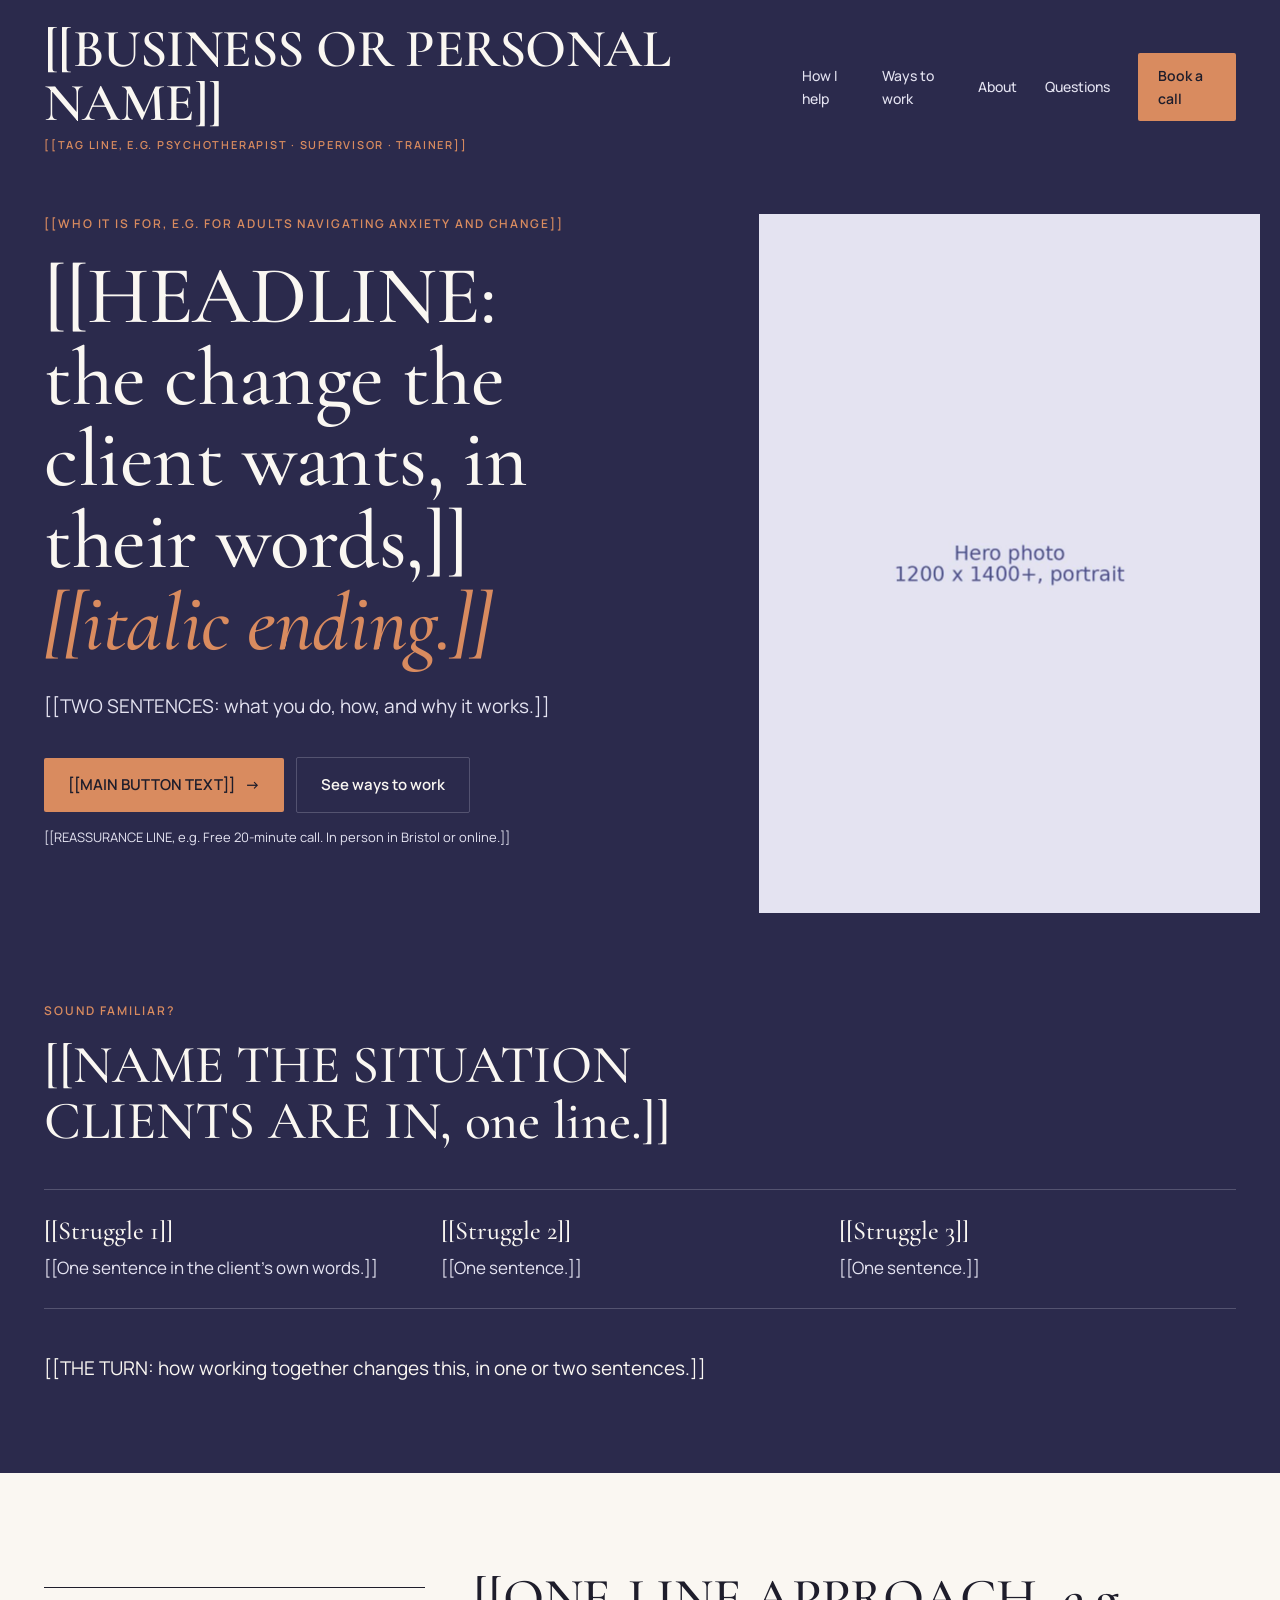
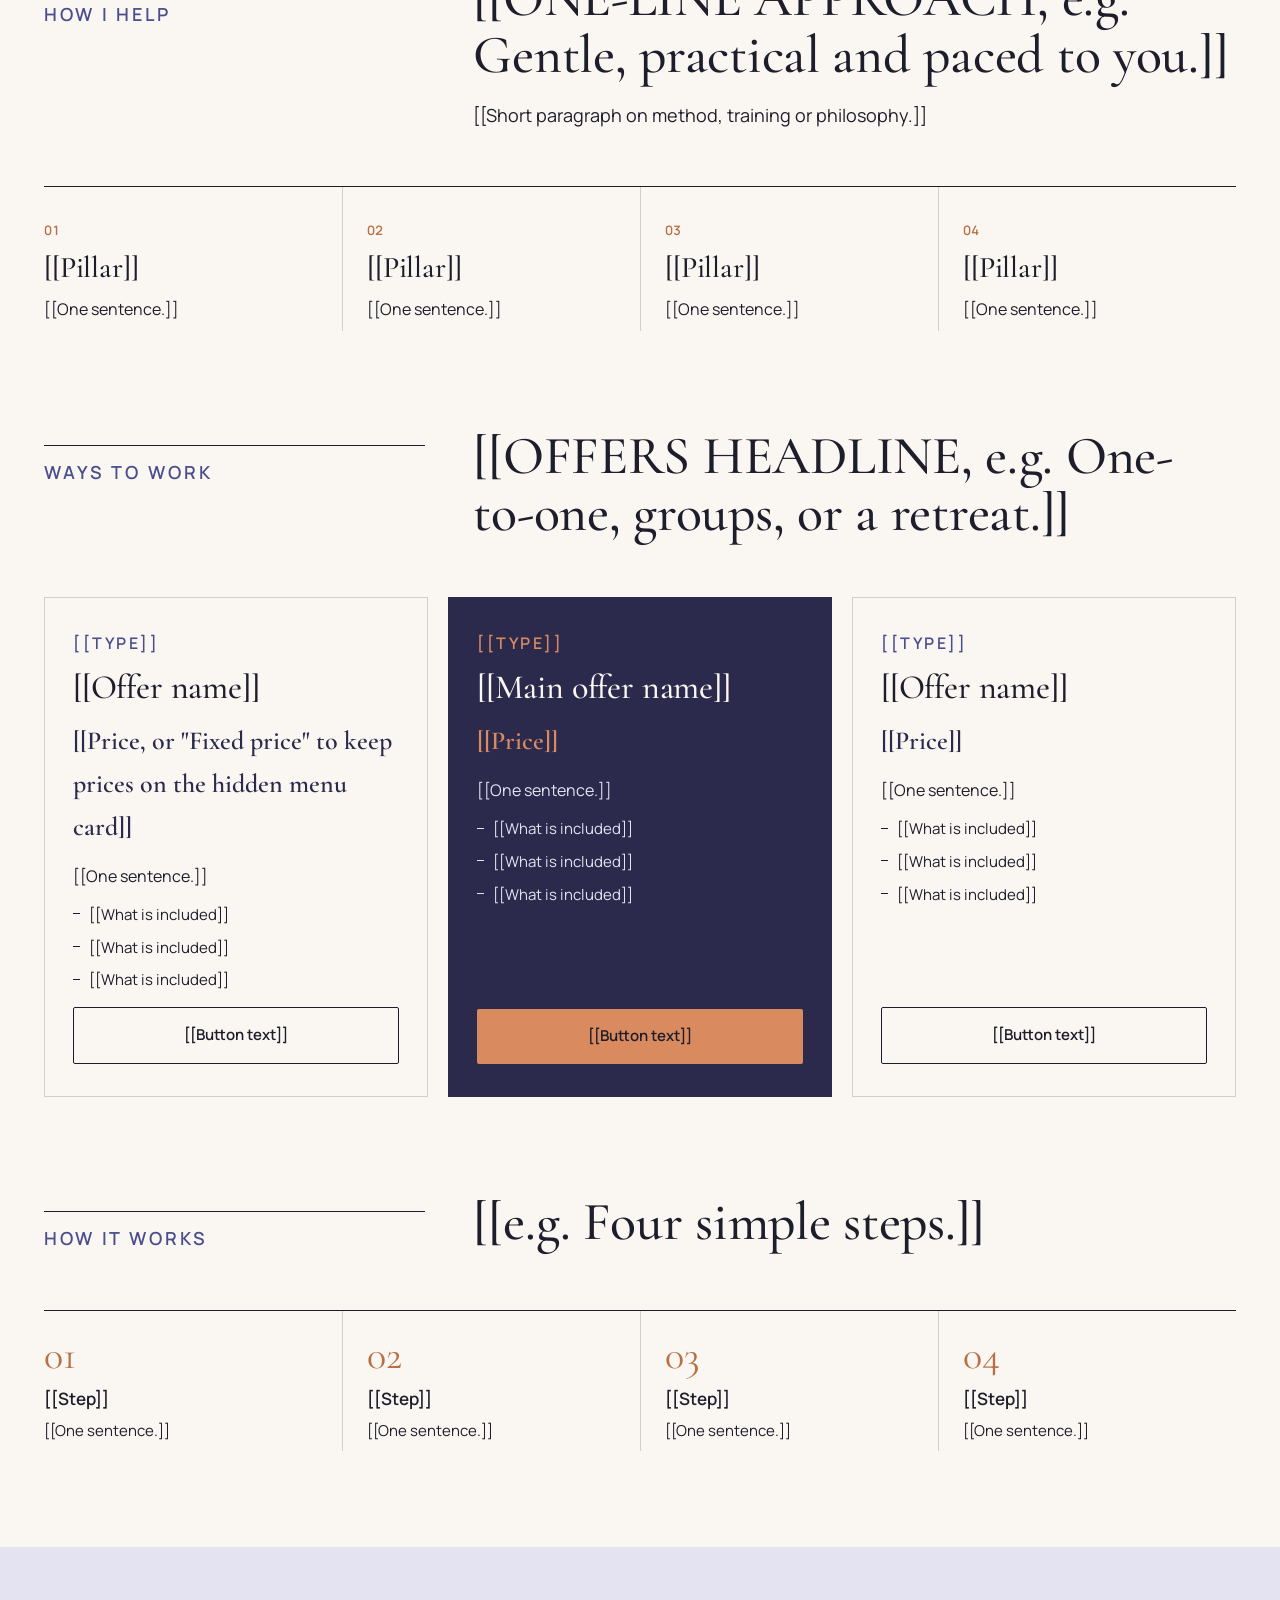
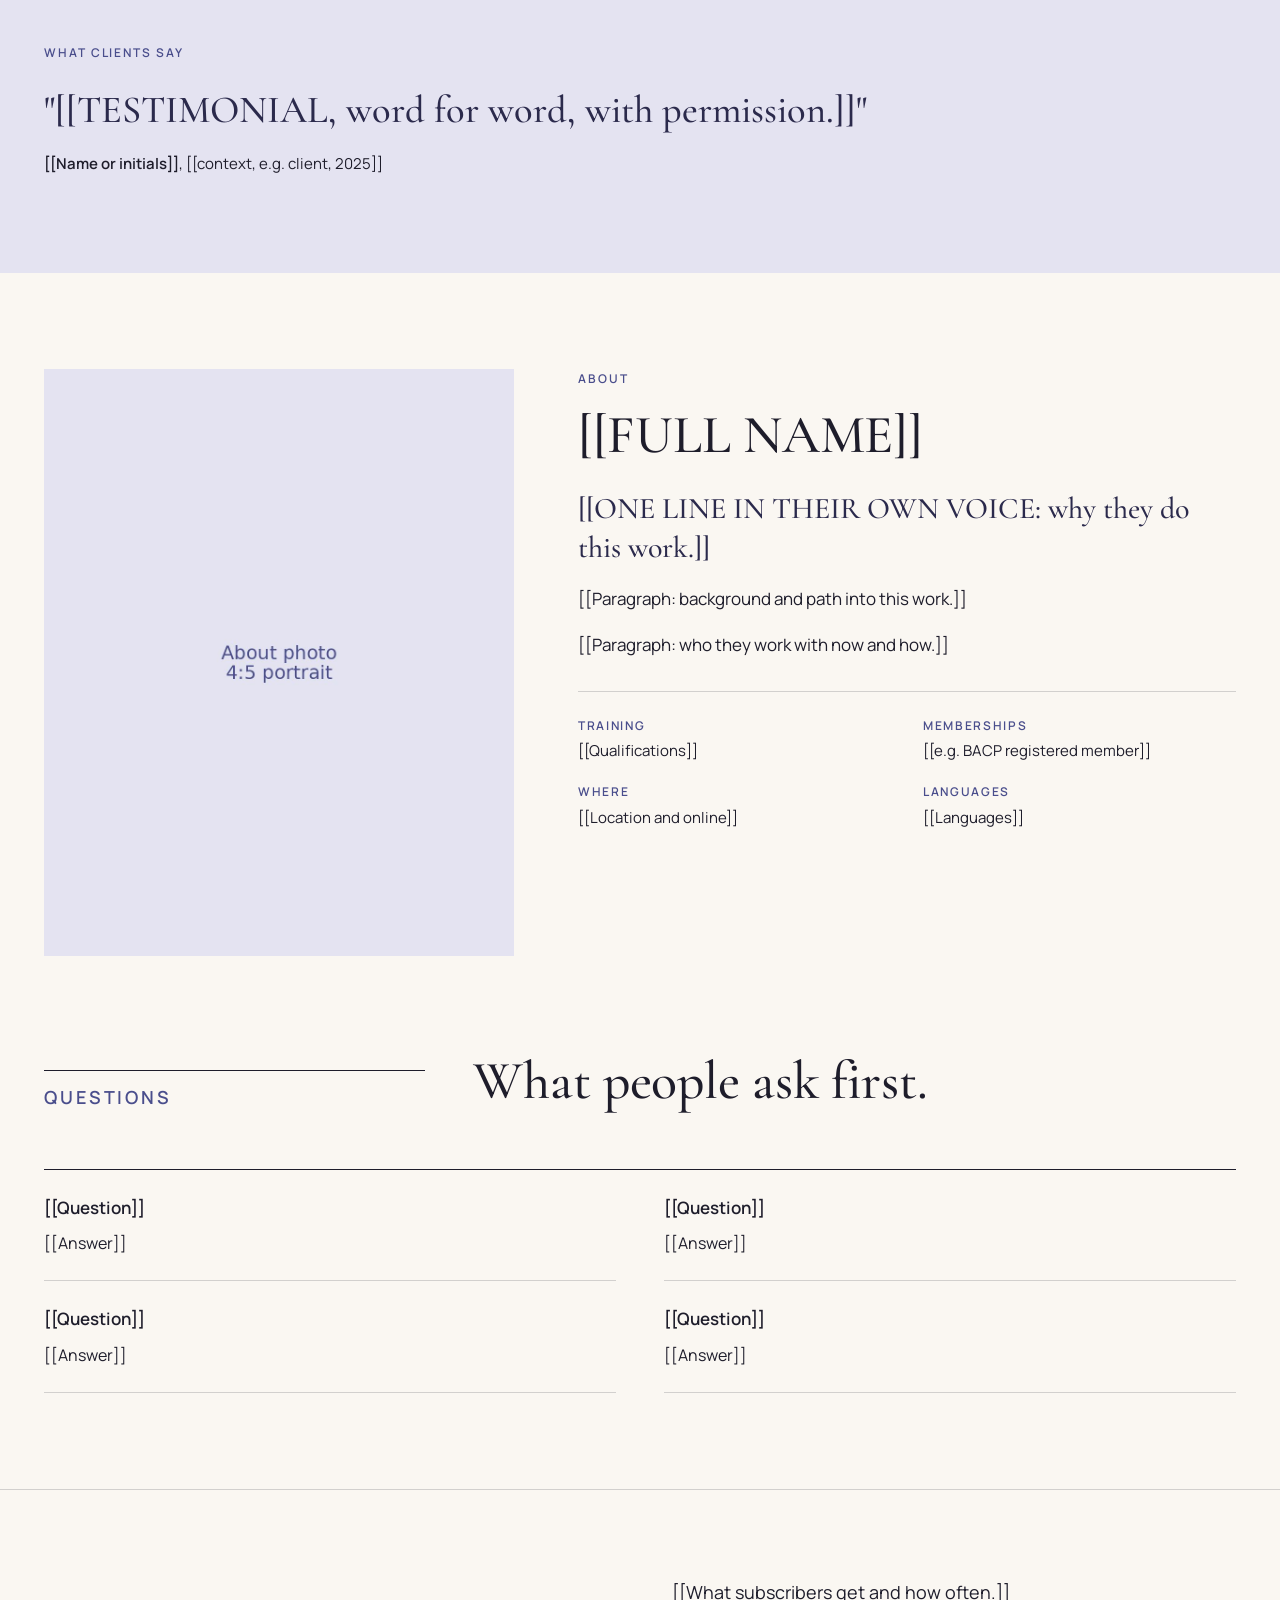
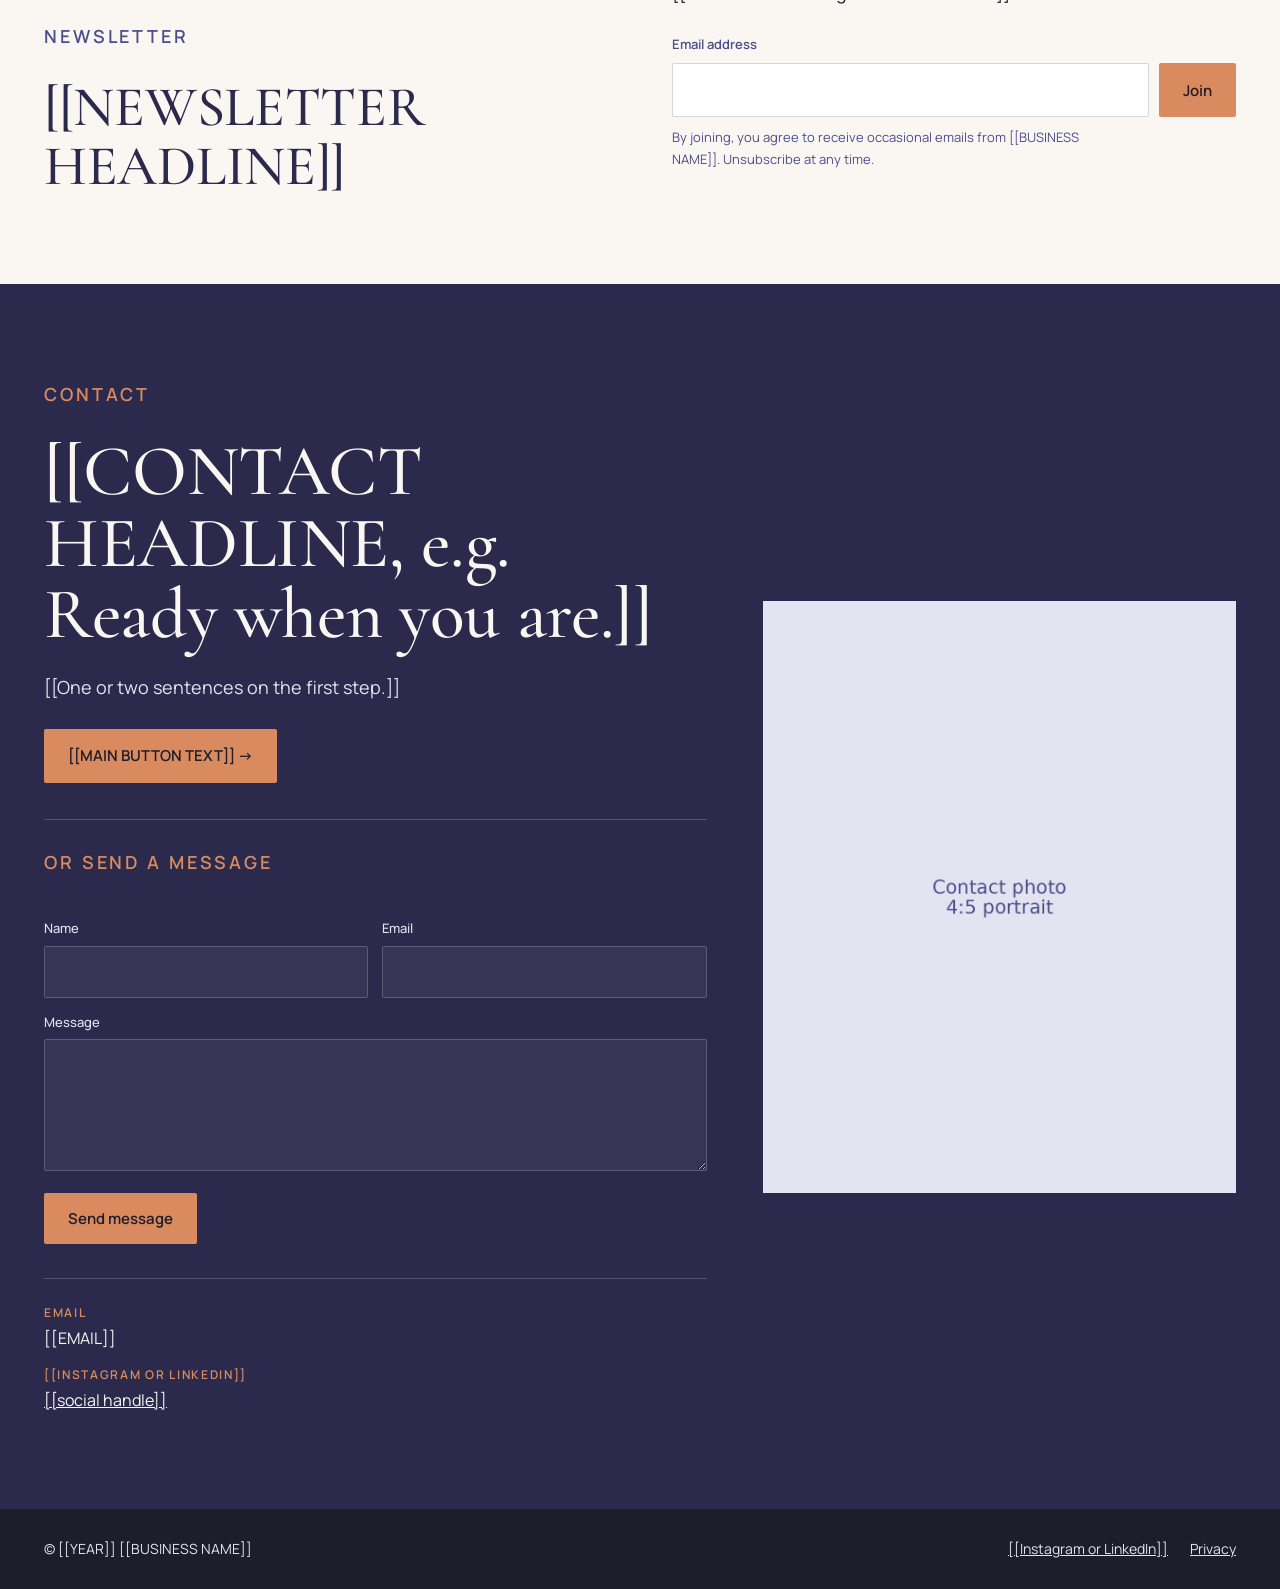
<file: index.html>
<!doctype html>
<html lang="en-GB">
<head>
<meta charset="utf-8">
<meta name="viewport" content="width=device-width, initial-scale=1, viewport-fit=cover">
<title>[[BUSINESS NAME]] · [[WHAT THEY DO, e.g. Psychotherapist in Bristol]]</title>
<meta name="description" content="[[ONE SENTENCE, UNDER 155 CHARACTERS: who it is for, what they get, where.]]">
<link rel="canonical" href="https://[[DOMAIN]]/">
<meta property="og:type" content="website">
<meta property="og:title" content="[[BUSINESS NAME]] · [[WHAT THEY DO]]">
<meta property="og:description" content="[[SHARE LINE: different wording from the description above.]]">
<meta property="og:url" content="https://[[DOMAIN]]/">
<meta property="og:image" content="https://[[DOMAIN]]/img/og.jpg">
<meta property="og:image:width" content="1200">
<meta property="og:image:height" content="630">
<meta name="twitter:card" content="summary_large_image">
<link rel="icon" href="/favicon.svg" type="image/svg+xml">
<link rel="preconnect" href="https://fonts.googleapis.com">
<link rel="preconnect" href="https://fonts.gstatic.com" crossorigin>
<link rel="stylesheet" href="https://fonts.googleapis.com/css2?family=Cormorant+Garamond:ital,wght@0,500;0,600;1,500;1,600&family=Manrope:wght@400;500;600&display=swap">
<link rel="stylesheet" href="/site.css">
<script type="application/ld+json">{"@context":"https://schema.org","@type":"ProfessionalService","name":"[[BUSINESS NAME]]","url":"https://[[DOMAIN]]/","email":"[[EMAIL]]","areaServed":"[[AREA, e.g. Bristol and online]]","description":"[[SAME AS META DESCRIPTION]]","founder":{"@type":"Person","name":"[[FULL NAME]]","jobTitle":"[[JOB TITLE]]","sameAs":["[[LINKEDIN OR INSTAGRAM URL]]"]}}</script>
<style>body{margin:0}</style>
</head>
<body>
<header>
  <div class="wrap">
    <a class="wordmark" href="/"><span class="wm-name">[[BUSINESS OR PERSONAL NAME]]</span><span class="wm-tag">[[TAG LINE, e.g. Psychotherapist · Supervisor · Trainer]]</span></a>
    <nav aria-label="Main">
      <a href="#help">How I help</a>
      <a href="#offers">Ways to work</a>
      <a href="#about">About</a>
      <a href="#faq">Questions</a>
      <a class="btn btn-primary" href="#contact">Book a call</a>
    </nav>
    <button class="menu-btn" id="menuBtn" type="button" aria-expanded="false" aria-controls="mobileNav" aria-label="Open menu"><span></span></button>
  </div>
  <div class="mobile-nav" id="mobileNav" hidden>
    <div class="wrap">
      <a href="#help">How I help</a>
      <a href="#offers">Ways to work</a>
      <a href="#about">About</a>
      <a href="#faq">Questions</a>
      <a class="btn btn-primary" href="[[BOOKING LINK]]">[[MAIN BUTTON TEXT, e.g. Book a free call]] →</a>
    </div>
  </div>
</header>

<main>
  <section class="hero">
    <div class="wrap hero-grid">
      <div class="hero-copy">
        <p class="label">[[WHO IT IS FOR, e.g. For adults navigating anxiety and change]]</p>
        <h1>[[HEADLINE: the change the client wants, in their words,]] <em>[[italic ending.]]</em></h1>
        <p class="lede">[[TWO SENTENCES: what you do, how, and why it works.]]</p>
        <div class="cta-row">
          <a class="btn btn-primary" href="[[BOOKING LINK]]">[[MAIN BUTTON TEXT]] <span aria-hidden="true">→</span></a>
          <a class="btn btn-ghost-light" href="#offers">See ways to work</a>
        </div>
        <p class="fine">[[REASSURANCE LINE, e.g. Free 20-minute call. In person in Bristol or online.]]</p>
      </div>
      <div class="hero-photo">
        <img src="/img/hero.jpg" alt="[[DESCRIBE THE PHOTO, e.g. Name smiling in her practice room]]">
      </div>
    </div>
  </section>

  <section class="pain">
    <div class="wrap">
      <p class="label">Sound familiar?</p>
      <h2>[[NAME THE SITUATION CLIENTS ARE IN, one line.]]</h2>
      <ul>
        <li><b>[[Struggle 1]]</b>[[One sentence in the client's own words.]]</li>
        <li><b>[[Struggle 2]]</b>[[One sentence.]]</li>
        <li><b>[[Struggle 3]]</b>[[One sentence.]]</li>
      </ul>
      <p class="turn">[[THE TURN: how working together changes this, in one or two sentences.]]</p>
    </div>
  </section>

  <section class="block" id="help">
    <div class="wrap">
      <div class="sec-head">
        <p class="label">How I help</p>
        <div>
          <h2>[[ONE-LINE APPROACH, e.g. Gentle, practical and paced to you.]]</h2>
          <p>[[Short paragraph on method, training or philosophy.]]</p>
        </div>
      </div>
      <div class="pillars">
        <div><span>01</span><h3>[[Pillar]]</h3><p>[[One sentence.]]</p></div>
        <div><span>02</span><h3>[[Pillar]]</h3><p>[[One sentence.]]</p></div>
        <div><span>03</span><h3>[[Pillar]]</h3><p>[[One sentence.]]</p></div>
        <div><span>04</span><h3>[[Pillar]]</h3><p>[[One sentence.]]</p></div>
      </div>
    </div>
  </section>

  <section class="block" id="offers" style="padding-top:0">
    <div class="wrap">
      <div class="sec-head">
        <p class="label">Ways to work</p>
        <h2>[[OFFERS HEADLINE, e.g. One-to-one, groups, or a retreat.]]</h2>
      </div>
      <div class="offers">
        <div class="offer">
          <p class="label">[[Type]]</p>
          <h3>[[Offer name]]</h3>
          <p class="price">[[Price, or "Fixed price" to keep prices on the hidden menu card]]</p>
          <p>[[One sentence.]]</p>
          <ul><li>[[What is included]]</li><li>[[What is included]]</li><li>[[What is included]]</li></ul>
          <a class="btn btn-ghost" href="[[BOOKING LINK]]">[[Button text]]</a>
        </div>
        <div class="offer feature">
          <p class="label">[[Type]]</p>
          <h3>[[Main offer name]]</h3>
          <p class="price">[[Price]]</p>
          <p>[[One sentence.]]</p>
          <ul><li>[[What is included]]</li><li>[[What is included]]</li><li>[[What is included]]</li></ul>
          <a class="btn btn-primary" href="[[BOOKING LINK]]">[[Button text]]</a>
        </div>
        <div class="offer">
          <p class="label">[[Type]]</p>
          <h3>[[Offer name]]</h3>
          <p class="price">[[Price]]</p>
          <p>[[One sentence.]]</p>
          <ul><li>[[What is included]]</li><li>[[What is included]]</li><li>[[What is included]]</li></ul>
          <a class="btn btn-ghost" href="[[BOOKING LINK]]">[[Button text]]</a>
        </div>
      </div>
    </div>
  </section>

  <section class="block" style="padding-top:0">
    <div class="wrap">
      <div class="sec-head">
        <p class="label">How it works</p>
        <h2>[[e.g. Four simple steps.]]</h2>
      </div>
      <ol class="steps">
        <li><b>[[Step]]</b><p>[[One sentence.]]</p></li>
        <li><b>[[Step]]</b><p>[[One sentence.]]</p></li>
        <li><b>[[Step]]</b><p>[[One sentence.]]</p></li>
        <li><b>[[Step]]</b><p>[[One sentence.]]</p></li>
      </ol>
    </div>
  </section>

  <section class="block p-quote quotes">
    <div class="wrap">
      <p class="label">What clients say</p>
      <blockquote>"[[TESTIMONIAL, word for word, with permission.]]"</blockquote>
      <span class="cite"><b>[[Name or initials]]</b>, [[context, e.g. client, 2025]]</span>
    </div>
  </section>

  <section class="block" id="about">
    <div class="wrap about-grid">
      <figure class="about-photo">
        <img src="/img/about.jpg" alt="[[DESCRIBE THE PHOTO]]">
      </figure>
      <div class="about-copy">
        <p class="label" style="color:var(--brand)">About</p>
        <h2>[[FULL NAME]]</h2>
        <p class="big">[[ONE LINE IN THEIR OWN VOICE: why they do this work.]]</p>
        <p>[[Paragraph: background and path into this work.]]</p>
        <p>[[Paragraph: who they work with now and how.]]</p>
        <dl class="facts">
          <div><dt>Training</dt><dd>[[Qualifications]]</dd></div>
          <div><dt>Memberships</dt><dd>[[e.g. BACP registered member]]</dd></div>
          <div><dt>Where</dt><dd>[[Location and online]]</dd></div>
          <div><dt>Languages</dt><dd>[[Languages]]</dd></div>
        </dl>
      </div>
    </div>
  </section>

  <section class="block" id="faq" style="padding-top:0">
    <div class="wrap">
      <div class="sec-head">
        <p class="label">Questions</p>
        <h2>What people ask first.</h2>
      </div>
      <div class="faq">
        <div><h3>[[Question]]</h3><p>[[Answer]]</p></div>
        <div><h3>[[Question]]</h3><p>[[Answer]]</p></div>
        <div><h3>[[Question]]</h3><p>[[Answer]]</p></div>
        <div><h3>[[Question]]</h3><p>[[Answer]]</p></div>
      </div>
    </div>
  </section>

  <!-- OPTIONAL NEWSLETTER: delete this whole section if the client has no mailing list. Brevo or Formspree action URL goes in action="". -->
  <section class="book" id="newsletter">
    <div class="wrap book-grid">
      <div>
        <p class="label">Newsletter</p>
        <h2>[[NEWSLETTER HEADLINE]]</h2>
      </div>
      <div>
        <p>[[What subscribers get and how often.]]</p>
        <form class="bform" id="bookForm" action="[[NEWSLETTER FORM ACTION URL]]" method="POST" novalidate>
          <label for="bf-email">Email address</label>
          <div class="brow">
            <input id="bf-email" name="EMAIL" type="email" autocomplete="email" required>
            <input type="text" name="email_address_check" value="" tabindex="-1" autocomplete="off" style="position:absolute;left:-9999px" aria-hidden="true">
            <button class="btn btn-primary" type="submit">Join</button>
          </div>
          <p class="err" id="bf-err" hidden>Enter a valid email address.</p>
          <p class="fine consent">By joining, you agree to receive occasional emails from [[BUSINESS NAME]]. Unsubscribe at any time.</p>
          <p class="fine" id="bf-ok" hidden>Thank you. You are on the list.</p>
        </form>
      </div>
    </div>
  </section>

  <section class="contact" id="contact">
    <div class="wrap">
      <div>
        <p class="label">Contact</p>
        <h2>[[CONTACT HEADLINE, e.g. Ready when you are.]]</h2>
        <p>[[One or two sentences on the first step.]]</p>
        <a class="btn btn-primary" href="[[BOOKING LINK]]">[[MAIN BUTTON TEXT]] →</a>
        <form class="cform" id="contactForm" action="[[FORMSPREE URL, e.g. https://formspree.io/f/xxxxxxx]]" method="POST" novalidate>
          <p class="label" style="color:var(--accent)">Or send a message</p>
          <div class="row2">
            <div><label for="cf-name">Name</label><input id="cf-name" name="name" autocomplete="name" required></div>
            <div><label for="cf-email">Email</label><input id="cf-email" name="email" type="email" autocomplete="email" required></div>
          </div>
          <div><label for="cf-msg">Message</label><textarea id="cf-msg" name="message" rows="4" required></textarea></div>
          <p class="err" id="cf-err" hidden>Add your name, a valid email and a message.</p>
          <button class="btn btn-primary" type="submit">Send message</button>
          <p class="fine" id="cf-ok" hidden>Thank you. Your message is on its way.</p>
        </form>
        <dl>
          <div><dt>Email</dt><dd>[[EMAIL]]</dd></div>
          <div><dt>[[Instagram or LinkedIn]]</dt><dd><a href="[[SOCIAL URL]]">[[social handle]]</a></dd></div>
        </dl>
      </div>
      <figure class="contact-photo" style="margin:0">
        <img src="/img/contact.jpg" alt="[[DESCRIBE THE PHOTO]]">
      </figure>
    </div>
  </section>
</main>

<footer>
  <div class="wrap">
    <span>© [[YEAR]] [[BUSINESS NAME]]</span>
    <span class="links"><a href="[[SOCIAL URL]]">[[Instagram or LinkedIn]]</a><a href="/privacy">Privacy</a></span>
  </div>
</footer>
<script src="/site.js"></script>
</body>
</html>
</file>
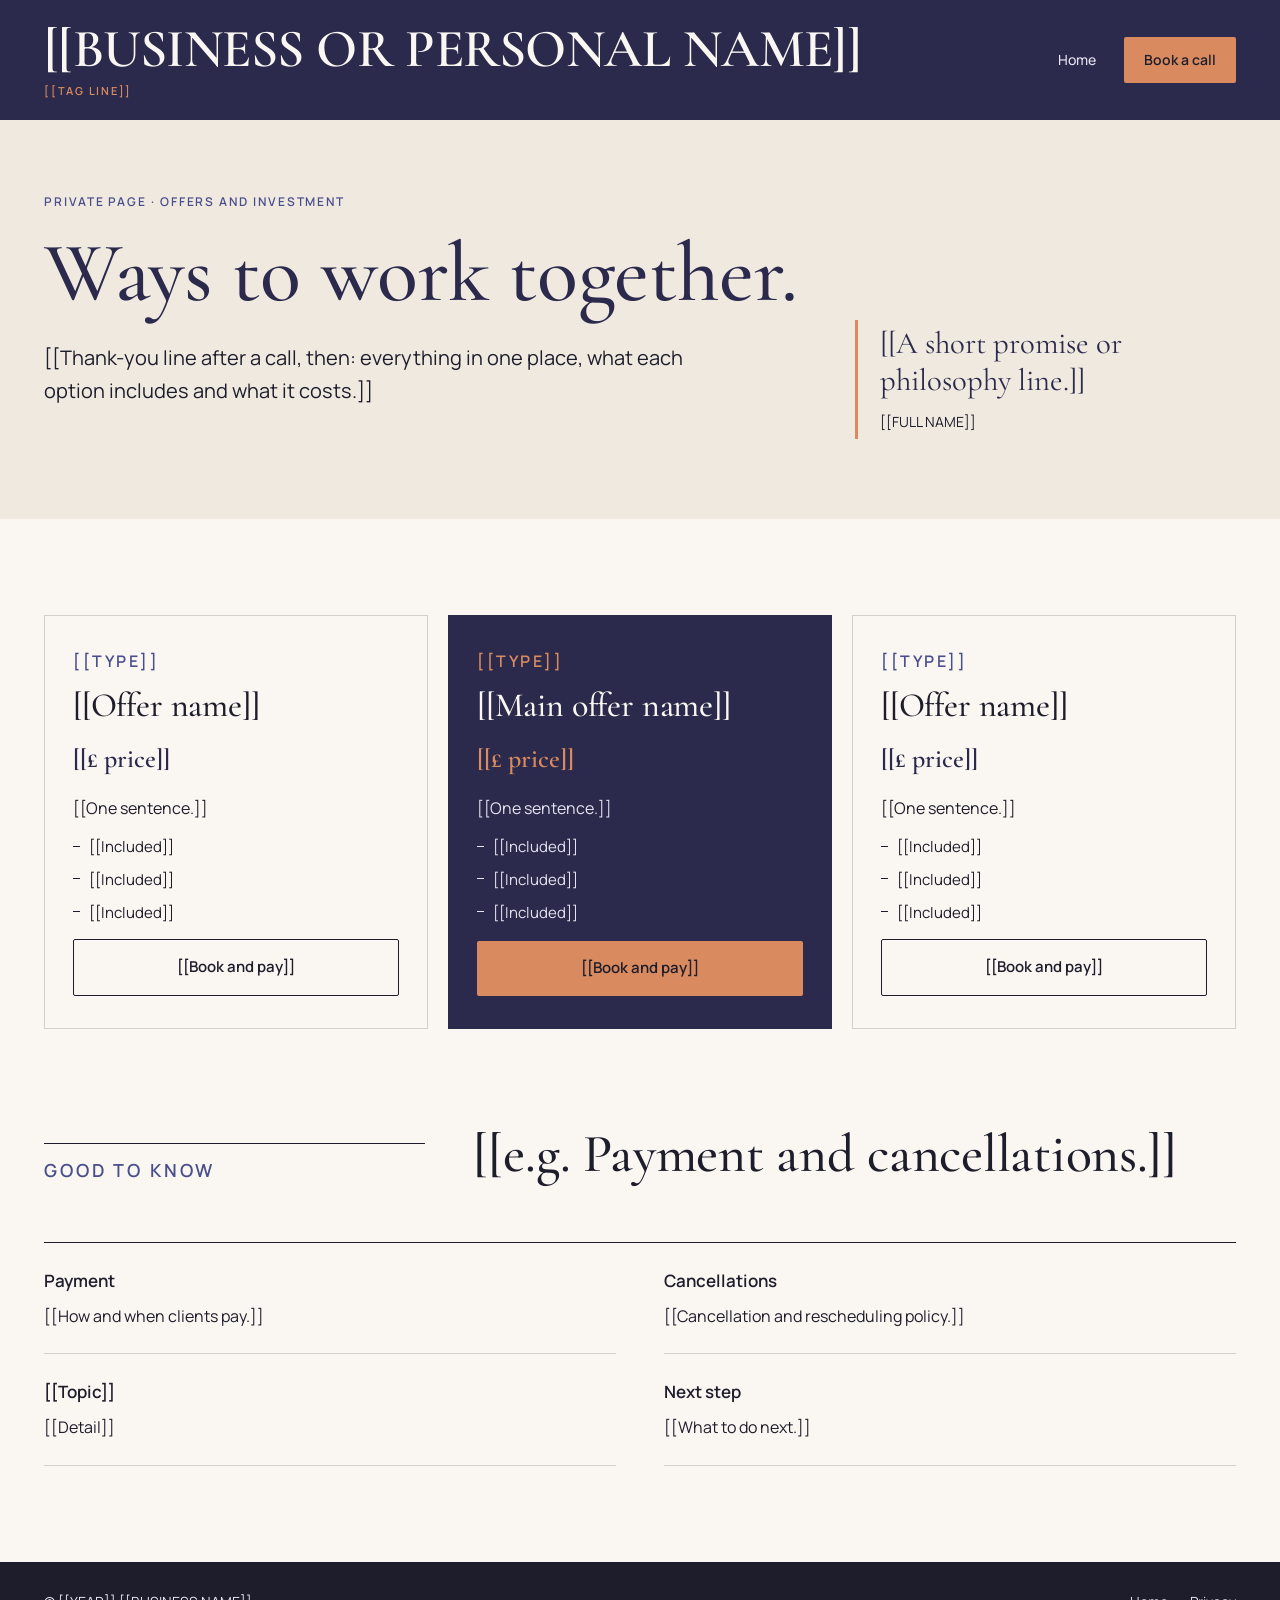
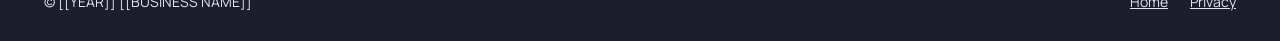
<file: offers.html>
<!doctype html>
<html lang="en-GB">
<head>
<meta charset="utf-8">
<meta name="viewport" content="width=device-width, initial-scale=1, viewport-fit=cover">
<title>Ways to work together · [[BUSINESS NAME]]</title>
<!-- HIDDEN PAGE: not in the menu, blocked from Google (noindex + robots.txt). Send the link privately after a call. -->
<meta name="robots" content="noindex, nofollow">
<meta name="description" content="[[Offer names]] with [[BUSINESS NAME]].">
<meta property="og:type" content="website">
<meta property="og:title" content="Ways to work together · [[BUSINESS NAME]]">
<meta property="og:description" content="[[Offer names]] with [[BUSINESS NAME]].">
<meta property="og:image" content="https://[[DOMAIN]]/img/og.jpg">
<link rel="icon" href="/favicon.svg" type="image/svg+xml">
<link rel="preconnect" href="https://fonts.googleapis.com">
<link rel="stylesheet" href="https://fonts.googleapis.com/css2?family=Cormorant+Garamond:ital,wght@0,500;0,600;1,500;1,600&family=Manrope:wght@400;500;600&display=swap">
<link rel="stylesheet" href="/site.css">
<style>body{margin:0}</style>
</head>
<body>
<header>
  <div class="wrap">
    <a class="wordmark" href="/"><span class="wm-name">[[BUSINESS OR PERSONAL NAME]]</span><span class="wm-tag">[[TAG LINE]]</span></a>
    <nav aria-label="Main">
      <a href="/">Home</a>
      <a class="btn btn-primary" href="[[BOOKING LINK]]">Book a call</a>
    </nav>
    <button class="menu-btn" id="menuBtn" type="button" aria-expanded="false" aria-controls="mobileNav" aria-label="Open menu"><span></span></button>
  </div>
  <div class="mobile-nav" id="mobileNav" hidden>
    <div class="wrap">
      <a href="/">Home</a>
      <a class="btn btn-primary" href="[[BOOKING LINK]]">Book a call →</a>
    </div>
  </div>
</header>

<main>
  <section class="p-hero">
    <div class="wrap">
      <div>
        <p class="label">Private page · Offers and investment</p>
        <h1>Ways to work together.</h1>
        <p class="lede">[[Thank-you line after a call, then: everything in one place, what each option includes and what it costs.]]</p>
      </div>
      <div class="promise"><p>[[A short promise or philosophy line.]]</p><small>[[FULL NAME]]</small></div>
    </div>
  </section>
  <section class="block" id="offers">
    <div class="wrap">
      <div class="offers">
        <div class="offer">
          <p class="label">[[Type]]</p>
          <h3>[[Offer name]]</h3>
          <p class="price">[[£ price]]</p>
          <p>[[One sentence.]]</p>
          <ul><li>[[Included]]</li><li>[[Included]]</li><li>[[Included]]</li></ul>
          <a class="btn btn-ghost" href="[[STRIPE PAYMENT LINK or BOOKING LINK]]">[[Book and pay]]</a>
        </div>
        <div class="offer feature">
          <p class="label">[[Type]]</p>
          <h3>[[Main offer name]]</h3>
          <p class="price">[[£ price]]</p>
          <p>[[One sentence.]]</p>
          <ul><li>[[Included]]</li><li>[[Included]]</li><li>[[Included]]</li></ul>
          <a class="btn btn-primary" href="[[STRIPE PAYMENT LINK or BOOKING LINK]]">[[Book and pay]]</a>
        </div>
        <div class="offer">
          <p class="label">[[Type]]</p>
          <h3>[[Offer name]]</h3>
          <p class="price">[[£ price]]</p>
          <p>[[One sentence.]]</p>
          <ul><li>[[Included]]</li><li>[[Included]]</li><li>[[Included]]</li></ul>
          <a class="btn btn-ghost" href="[[STRIPE PAYMENT LINK or BOOKING LINK]]">[[Book and pay]]</a>
        </div>
      </div>
    </div>
  </section>
  <section class="block" style="padding-top:0">
    <div class="wrap">
      <div class="sec-head"><p class="label">Good to know</p><h2>[[e.g. Payment and cancellations.]]</h2></div>
      <div class="faq">
        <div><h3>Payment</h3><p>[[How and when clients pay.]]</p></div>
        <div><h3>Cancellations</h3><p>[[Cancellation and rescheduling policy.]]</p></div>
        <div><h3>[[Topic]]</h3><p>[[Detail]]</p></div>
        <div><h3>Next step</h3><p>[[What to do next.]]</p></div>
      </div>
    </div>
  </section>
</main>

<footer>
  <div class="wrap">
    <span>© [[YEAR]] [[BUSINESS NAME]]</span>
    <span class="links"><a href="/">Home</a><a href="/privacy">Privacy</a></span>
  </div>
</footer>
<script src="/site.js"></script>
</body>
</html>
</file>
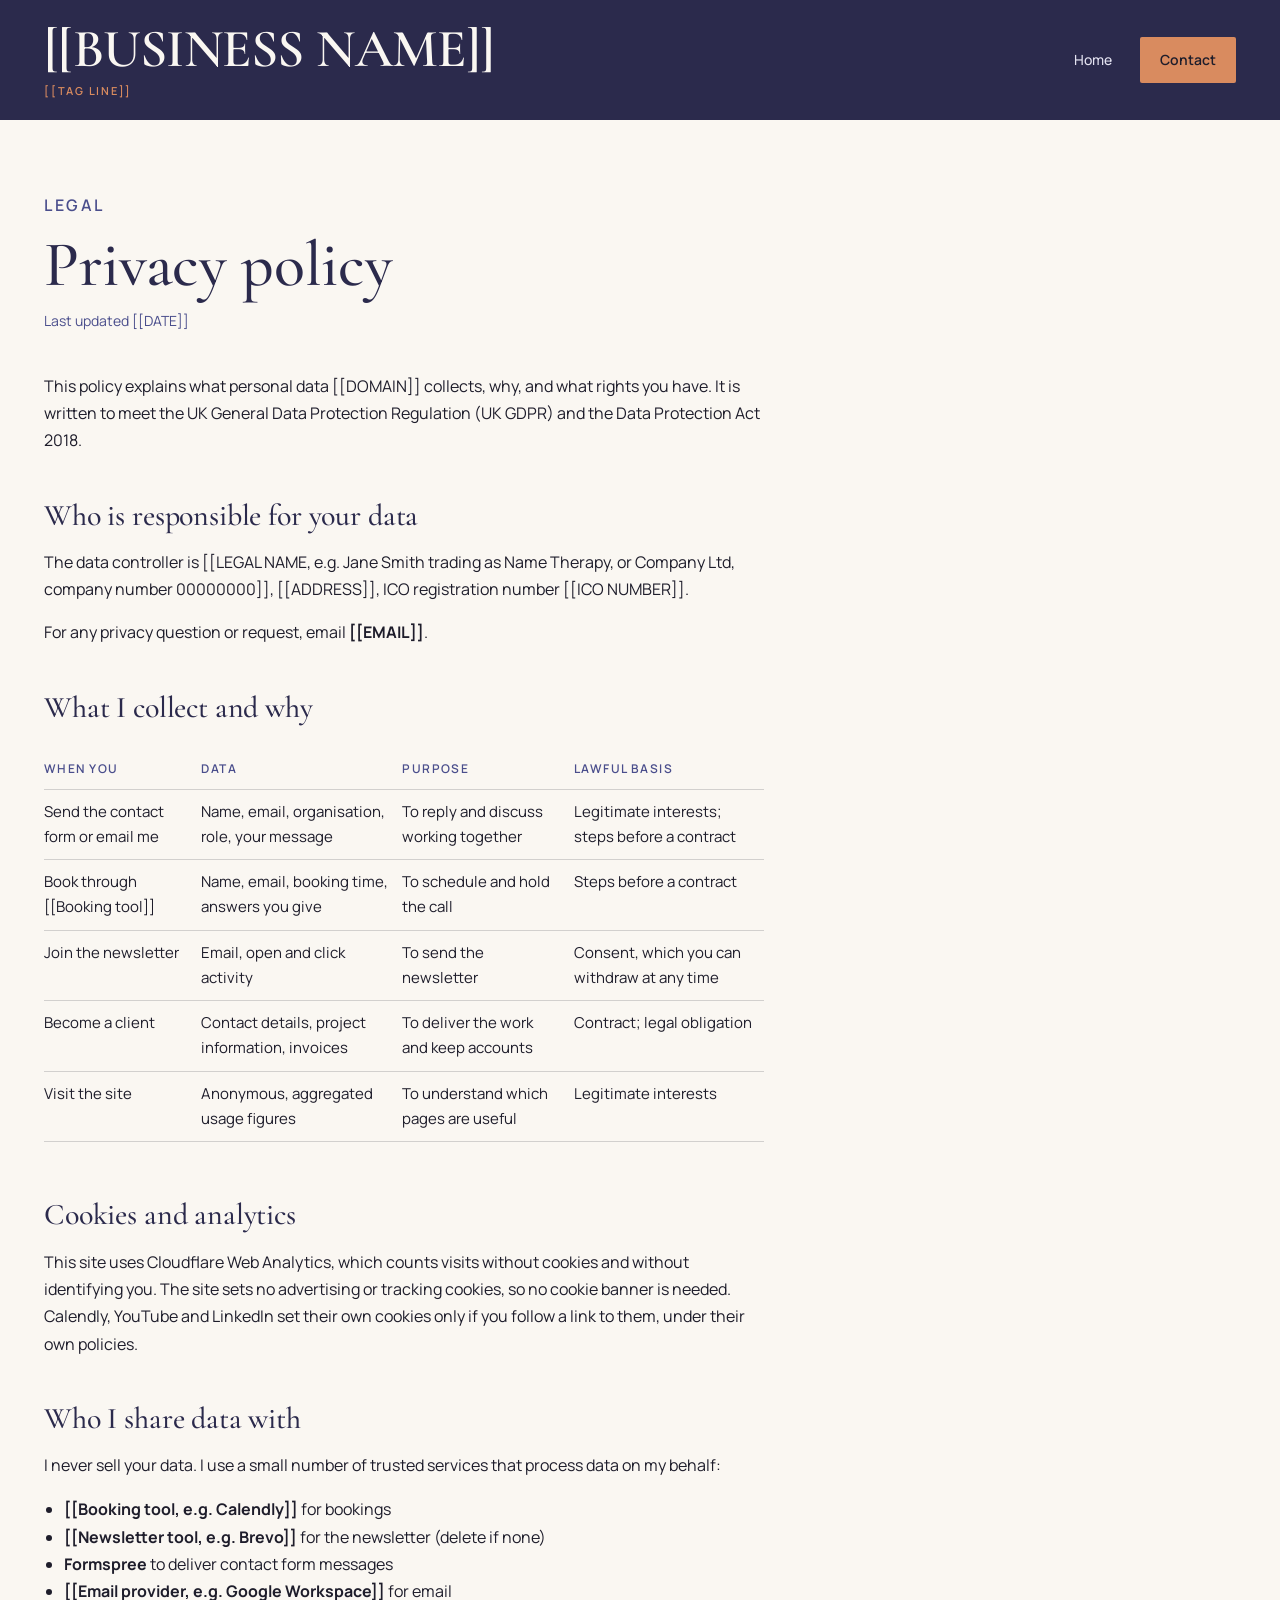
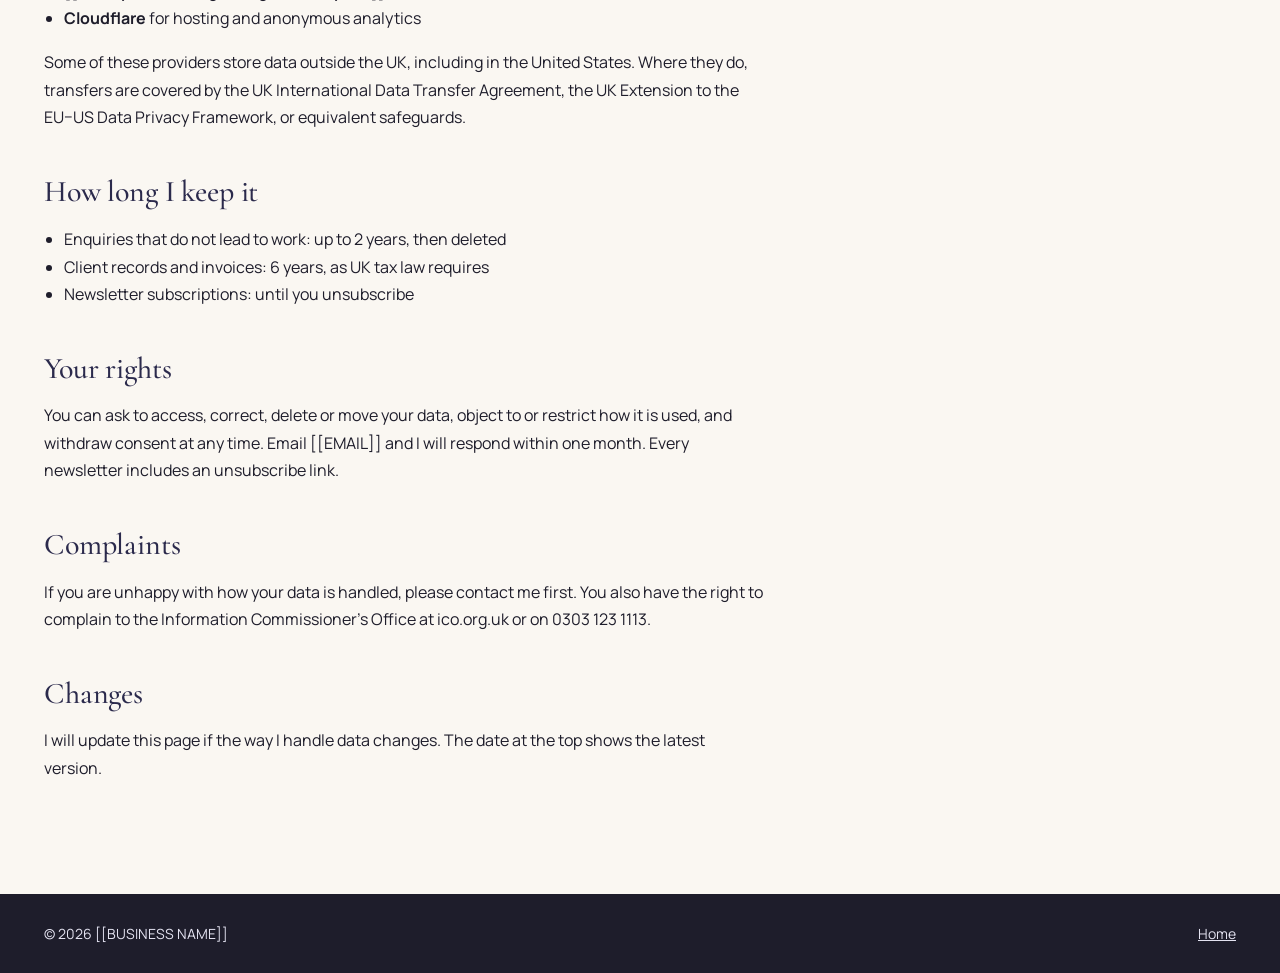
<file: privacy.html>
<!doctype html>
<html lang="en-GB">
<head>
<meta charset="utf-8">
<meta name="viewport" content="width=device-width, initial-scale=1, viewport-fit=cover">
<title>Privacy Policy · [[BUSINESS NAME]]</title>
<meta name="description" content="How [[DOMAIN]] collects, uses and protects personal data under UK GDPR.">
<meta name="robots" content="noindex">
<link rel="icon" href="/favicon.svg" type="image/svg+xml">
<link rel="preconnect" href="https://fonts.googleapis.com">
<link rel="stylesheet" href="https://fonts.googleapis.com/css2?family=Cormorant+Garamond:wght@500;600&family=Manrope:wght@400;500;600&display=swap">
<link rel="stylesheet" href="/site.css">
<!-- Have the client confirm every line. This is a starting point for a UK sole trader or small company, not legal advice. -->
<style>
body{margin:0}
.legal{padding-block:72px 96px}
.legal .inner{max-width:720px}
.legal h1{font-size:clamp(42px,5vw,64px);line-height:1;margin:14px 0 12px;color:var(--brand-deep)}
.legal .label{color:var(--brand)}
.legal .updated{font-size:14px;color:var(--brand);margin:0 0 40px}
.legal h2{font-size:30px;line-height:1.15;margin:44px 0 12px;color:var(--brand-deep)}
.legal p,.legal li{font-size:16px;line-height:1.7}
.legal ul{padding-left:20px}
.legal table{width:100%;border-collapse:collapse;font-size:15px;margin:12px 0}
.legal th,.legal td{text-align:left;padding:10px 12px 10px 0;border-bottom:1px solid var(--rule);vertical-align:top}
.legal th{font-size:12px;letter-spacing:.12em;text-transform:uppercase;color:var(--brand);font-weight:600}
.tbl{overflow-x:auto}
.ph{background:var(--soft);padding:0 4px}
</style>
</head>
<body>
<header>
  <div class="wrap">
    <a class="wordmark" href="/"><span class="wm-name">[[BUSINESS NAME]]</span><span class="wm-tag">[[TAG LINE]]</span></a>
    <nav aria-label="Main">
      <a href="/">Home</a>
      <a class="btn btn-primary" href="/#contact">Contact</a>
    </nav>
    <button class="menu-btn" id="menuBtn" type="button" aria-expanded="false" aria-controls="mobileNav" aria-label="Open menu"><span></span></button>
  </div>
  <div class="mobile-nav" id="mobileNav" hidden>
    <div class="wrap">
      <a href="/">Home</a>
      <a href="/#contact">Contact</a>
    </div>
  </div>
</header>

<main class="legal">
  <div class="wrap"><div class="inner">
    <p class="label">Legal</p>
    <h1>Privacy policy</h1>
    <p class="updated">Last updated [[DATE]]</p>

    <p>This policy explains what personal data [[DOMAIN]] collects, why, and what rights you have. It is written to meet the UK General Data Protection Regulation (UK GDPR) and the Data Protection Act 2018.</p>

    <h2>Who is responsible for your data</h2>
    <p>The data controller is [[LEGAL NAME, e.g. Jane Smith trading as Name Therapy, or Company Ltd, company number 00000000]], [[ADDRESS]], ICO registration number [[ICO NUMBER]].</p>
    <p>For any privacy question or request, email <strong>[[EMAIL]]</strong>.</p>

    <h2>What I collect and why</h2>
    <div class="tbl"><table>
      <thead><tr><th>When you</th><th>Data</th><th>Purpose</th><th>Lawful basis</th></tr></thead>
      <tbody>
        <tr><td>Send the contact form or email me</td><td>Name, email, organisation, role, your message</td><td>To reply and discuss working together</td><td>Legitimate interests; steps before a contract</td></tr>
        <tr><td>Book through [[Booking tool]]</td><td>Name, email, booking time, answers you give</td><td>To schedule and hold the call</td><td>Steps before a contract</td></tr>
        <tr><td>Join the newsletter</td><td>Email, open and click activity</td><td>To send the newsletter</td><td>Consent, which you can withdraw at any time</td></tr>
        <tr><td>Become a client</td><td>Contact details, project information, invoices</td><td>To deliver the work and keep accounts</td><td>Contract; legal obligation</td></tr>
        <tr><td>Visit the site</td><td>Anonymous, aggregated usage figures</td><td>To understand which pages are useful</td><td>Legitimate interests</td></tr>
      </tbody>
    </table></div>

    <h2>Cookies and analytics</h2>
    <p>This site uses Cloudflare Web Analytics, which counts visits without cookies and without identifying you. The site sets no advertising or tracking cookies, so no cookie banner is needed. Calendly, YouTube and LinkedIn set their own cookies only if you follow a link to them, under their own policies.</p>

    <h2>Who I share data with</h2>
    <p>I never sell your data. I use a small number of trusted services that process data on my behalf:</p>
    <ul>
      <li><strong>[[Booking tool, e.g. Calendly]]</strong> for bookings</li>
      <li><strong>[[Newsletter tool, e.g. Brevo]]</strong> for the newsletter (delete if none)</li>
      <li><strong>Formspree</strong> to deliver contact form messages</li>
      <li><strong>[[Email provider, e.g. Google Workspace]]</strong> for email</li>
      <li><strong>Cloudflare</strong> for hosting and anonymous analytics</li>
    </ul>
    <p>Some of these providers store data outside the UK, including in the United States. Where they do, transfers are covered by the UK International Data Transfer Agreement, the UK Extension to the EU–US Data Privacy Framework, or equivalent safeguards.</p>

    <h2>How long I keep it</h2>
    <ul>
      <li>Enquiries that do not lead to work: up to 2 years, then deleted</li>
      <li>Client records and invoices: 6 years, as UK tax law requires</li>
      <li>Newsletter subscriptions: until you unsubscribe</li>
    </ul>

    <h2>Your rights</h2>
    <p>You can ask to access, correct, delete or move your data, object to or restrict how it is used, and withdraw consent at any time. Email [[EMAIL]] and I will respond within one month. Every newsletter includes an unsubscribe link.</p>

    <h2>Complaints</h2>
    <p>If you are unhappy with how your data is handled, please contact me first. You also have the right to complain to the Information Commissioner's Office at ico.org.uk or on 0303 123 1113.</p>

    <h2>Changes</h2>
    <p>I will update this page if the way I handle data changes. The date at the top shows the latest version.</p>
  </div></div>
</main>

<footer>
  <div class="wrap">
    <span>© 2026 [[BUSINESS NAME]]</span>
    <span class="links"><a href="/">Home</a></span>
  </div>
</footer>
<script src="/site.js"></script>
</body>
</html>
</file>
<file: site.css>
/* ============================================================
   BRAND SETTINGS: change these to restyle the whole site.
   brand-deep = header, hero, contact backgrounds
   brand      = labels, lines, secondary accents
   soft       = light text on dark backgrounds, quote panel
   paper      = page background · paper-alt = alternate sections
   accent     = buttons and highlights · accent-deep = button hover
   ink        = body text
   Keep contrast: ink on accent buttons must stay readable.
   ============================================================ */
:root{
  --brand-deep:#2B2A4C; --brand:#4A4E8C; --soft:#E4E3F1; --paper:#FAF7F2; --paper-alt:#EFE9DF; --accent:#D98B5F; --accent-deep:#B86F45; --ink:#1E1D2B;
  --rule:rgba(30,29,43,.18); --rule-light:rgba(228,227,241,.22);
  --display:"Cormorant Garamond",Garamond,Georgia,serif;
  --body:"Manrope","Helvetica Neue",Arial,sans-serif;
  color-scheme:light;
}
*{box-sizing:border-box}
body{background:var(--paper);color:var(--ink);font-family:var(--body);font-size:17px;line-height:1.65;-webkit-font-smoothing:antialiased}
a{color:inherit}
.wrap{max-width:1240px;margin:0 auto;padding-left:max(24px,env(safe-area-inset-left,0px));padding-right:max(24px,env(safe-area-inset-right,0px))}
.label{font-family:var(--body);font-size:12px;font-weight:600;letter-spacing:.16em;text-transform:uppercase;margin:0}
h1,h2,h3{font-family:var(--display);font-weight:500;letter-spacing:-0.005em;text-wrap:balance;margin:0}
.btn{display:inline-flex;align-items:center;gap:10px;padding:15px 24px;font-family:var(--body);font-size:15px;font-weight:600;text-decoration:none;border-radius:2px;transition:transform .15s ease,background .15s ease}
.btn:hover{transform:translateY(-1px)}
.btn:focus-visible,a:focus-visible{outline:2px solid var(--accent);outline-offset:3px}
.btn-primary{background:var(--accent);color:var(--ink)}
.btn-primary:hover{background:var(--accent-deep)}
.btn-ghost-light{border:1px solid var(--rule-light);color:var(--paper)}
.btn-ghost{border:1px solid var(--ink);color:var(--ink)}

header{background:var(--brand-deep);color:var(--paper)}
header .wrap{display:flex;justify-content:space-between;align-items:center;gap:16px;padding-block:22px}
.wordmark{display:flex;flex-direction:column;gap:8px;font-family:var(--display);font-size:clamp(34px,4.2vw,54px);font-weight:600;letter-spacing:-0.01em;text-decoration:none;line-height:1}
nav{display:flex;gap:28px;align-items:center;font-size:14px;font-weight:500}
nav a{text-decoration:none;color:var(--soft)}
nav a:hover{color:var(--paper)}
nav .btn{padding:11px 20px;font-size:14px;color:var(--ink)}
.menu-btn{display:none;background:transparent;border:1px solid var(--rule-light);color:var(--paper);width:46px;height:46px;border-radius:2px;cursor:pointer;align-items:center;justify-content:center;flex:none}
.menu-btn span,.menu-btn span::before,.menu-btn span::after{display:block;width:20px;height:1.5px;background:currentColor;position:relative;transition:transform .2s ease}
.menu-btn span::before,.menu-btn span::after{content:"";position:absolute;left:0}
.menu-btn span::before{top:-6px}.menu-btn span::after{top:6px}
.menu-btn[aria-expanded="true"] span{background:transparent}
.menu-btn[aria-expanded="true"] span::before{transform:translateY(6px) rotate(45deg)}
.menu-btn[aria-expanded="true"] span::after{transform:translateY(-6px) rotate(-45deg)}
.menu-btn:focus-visible{outline:2px solid var(--accent);outline-offset:3px}
.mobile-nav{background:var(--brand-deep);border-top:1px solid var(--rule-light)}
.mobile-nav .wrap{display:flex;flex-direction:column;gap:4px;padding-block:12px 28px}
.mobile-nav a{font-family:var(--display);font-size:30px;font-weight:500;color:var(--paper);text-decoration:none;padding-block:10px;border-bottom:1px solid var(--rule-light)}
.mobile-nav a.btn{font-family:var(--body);font-size:15px;color:var(--ink);border:0;margin-top:18px;justify-content:center;padding-block:15px}

.hero{background:var(--brand-deep);color:var(--paper);overflow:hidden}
.hero-grid{display:grid;grid-template-columns:minmax(0,7fr) minmax(0,5fr);gap:48px;align-items:end;padding-block:40px 0}
.hero-copy{padding-bottom:64px;min-width:0}
.hero .label{color:var(--accent)}
.hero h1{font-size:clamp(44px,6.4vw,88px);line-height:1.0;margin:22px 0 26px;color:var(--paper)}
.hero h1 em{font-style:italic;color:var(--accent)}
.hero .lede{font-size:19px;max-width:33em;color:var(--soft);margin:0 0 34px}
.cta-row{display:flex;flex-wrap:wrap;gap:12px;align-items:center}
.fine{font-size:13px;color:var(--soft);margin:14px 0 0}
.fine a{color:var(--accent)}
.hero-photo{position:relative;align-self:stretch;min-height:560px;margin-right:calc(-1 * max(24px,env(safe-area-inset-right,0px)))}
.hero-photo img{position:absolute;inset:0;width:100%;height:100%;object-fit:cover;object-position:50% 12%;max-width:none}
.breadth{border-top:1px solid var(--rule-light);color:var(--soft)}
.breadth .wrap{display:flex;flex-wrap:wrap;gap:8px 14px;align-items:baseline;padding-block:22px;font-size:15px}
.breadth .label{color:var(--accent);margin-right:10px}
.breadth i{font-style:normal;color:var(--brand);color:rgba(220,235,224,.4)}

.numbers{background:var(--brand);color:var(--paper)}
.numbers .wrap{display:grid;grid-template-columns:repeat(6,minmax(0,1fr));gap:24px;padding-block:40px}
.num{border-left:1px solid var(--rule-light);padding-left:18px;min-width:0}
.num b{display:block;font-family:var(--display);font-weight:600;font-size:clamp(38px,4.2vw,58px);line-height:1;color:var(--accent);font-variant-numeric:lining-nums tabular-nums}
.num small{display:block;font-size:13px;line-height:1.45;color:var(--soft);margin-top:10px}

section.block{padding-block:96px}
.sec-head{display:grid;grid-template-columns:minmax(0,4fr) minmax(0,8fr);gap:48px;align-items:start;margin-bottom:56px}
.sec-head .label{color:var(--brand);padding-top:12px;border-top:1px solid var(--ink)}
.sec-head h2{font-size:clamp(34px,4.2vw,56px);line-height:1.06}
.sec-head p{margin:18px 0 0;max-width:36em;font-size:18px}

.intel{display:grid;grid-template-columns:repeat(3,minmax(0,1fr));border-top:1px solid var(--rule)}
.intel div{padding:28px 28px 8px 0;min-width:0}
.intel div+div{padding-left:28px;border-left:1px solid var(--rule)}
.intel h3{font-size:32px;line-height:1.1;margin-bottom:12px}
.intel h3 i{color:var(--brand)}
.intel p{margin:0;font-size:16px}
.gets{margin:48px 0 0;padding:28px 32px;background:var(--soft);font-size:18px}

.impact{display:grid;grid-template-columns:repeat(2,minmax(0,1fr));border-top:1px solid var(--ink)}
.area{padding:36px 40px 40px 0;border-bottom:1px solid var(--rule);min-width:0}
.area:nth-child(even){padding-left:40px;padding-right:0;border-left:1px solid var(--rule)}
.area .label{color:var(--brand)}
.area summary{list-style:none;cursor:pointer;display:block}
.area summary::-webkit-details-marker{display:none}
.area summary:focus-visible{outline:2px solid var(--accent);outline-offset:4px}
.area .more{display:inline-flex;align-items:center;gap:8px;font-size:13px;font-weight:600;letter-spacing:.08em;text-transform:uppercase;color:var(--brand);border-bottom:1px solid var(--accent);padding-bottom:2px}
.area .more::after{content:"+";font-size:18px;line-height:1;font-weight:500}
.area[open] .more::after{content:"−"}
.area[open] .more{margin-bottom:18px}
.area summary:hover .more{color:var(--brand-deep)}
.area h3{font-size:clamp(28px,2.6vw,36px);line-height:1.1;margin:12px 0 16px}
.area ul{list-style:none;margin:0;padding:0;display:grid;gap:12px}
.area li{font-size:16px;line-height:1.5;padding-left:18px;position:relative}
.area li::before{content:"";position:absolute;left:0;top:.62em;width:8px;height:1px;background:var(--brand)}
.area a{font-weight:600;text-decoration:none;border-bottom:1px solid var(--accent-deep);white-space:nowrap}
.after-list{display:flex;gap:12px;flex-wrap:wrap;margin-top:36px}

.quotes{background:var(--soft)}
.q-main{font-family:var(--display);font-weight:500;font-size:clamp(30px,3.6vw,46px);line-height:1.18;max-width:22em;margin:0;text-wrap:balance}
.q-main::before{content:"\201C";color:var(--brand)}
.q-main::after{content:"\201D";color:var(--brand)}
.cite{display:block;margin-top:18px;font-size:14px}
.cite b{font-weight:600}
.cite a{text-decoration:none;border-bottom:1px solid var(--rule)}
.q-row{display:grid;grid-template-columns:repeat(3,minmax(0,1fr));gap:40px 40px;margin-top:64px;padding-top:32px;border-top:1px solid var(--rule)}
.q-row .cite a{text-decoration:none;border-bottom:1px solid var(--rule)}
.q-row blockquote{margin:0;font-size:17px;line-height:1.55}

.doors{display:grid;grid-template-columns:minmax(0,1fr) minmax(0,1fr)}
.door{padding:64px 48px;min-width:0;display:flex;flex-direction:column;gap:18px}
.door.lead{background:var(--brand-deep);color:var(--paper)}
.door.prac{background:var(--paper-alt);color:var(--ink)}
.door.lead .label{color:var(--accent)}
.door.prac .label{color:var(--brand)}
.door h3{font-size:clamp(32px,3.2vw,44px);line-height:1.08}
.door p{margin:0;font-size:17px;max-width:32em}
.door.lead p{color:var(--soft)}
.chips{display:flex;flex-wrap:wrap;gap:8px;margin:4px 0 0;padding:0;list-style:none}
.chips li{font-size:13px;font-weight:500;padding:6px 12px;border:1px solid currentColor;border-radius:2px}
.door.lead .chips li{color:var(--soft);border-color:var(--rule-light)}
.door.prac .chips li{color:var(--brand)}
.formats{margin:6px 0 0;display:grid;gap:12px;border-top:1px solid var(--rule-light);padding-top:16px}
.formats div{display:grid;gap:2px}
.formats dt{font-weight:600;color:var(--paper);font-size:16px}
.formats dt span{font-weight:500;color:var(--accent);font-size:12px;letter-spacing:.1em;text-transform:uppercase;margin-left:8px}
.formats dd{margin:0;color:var(--soft);font-size:15px;line-height:1.5}
.door .cta-row{margin-top:auto;padding-top:14px}

.about-grid{display:grid;grid-template-columns:minmax(0,5fr) minmax(0,7fr);gap:64px;align-items:start}
.about-photo{margin:0}
.about-photo img{width:100%;height:auto;display:block;aspect-ratio:4/5;object-fit:cover;object-position:50% 15%}
.about-copy h2{font-size:clamp(36px,4.2vw,56px);line-height:1.04;margin:16px 0 26px}
.about-copy p{margin:0 0 18px;max-width:36em}
.about-copy p.big{font-family:var(--display);font-size:clamp(24px,2.4vw,30px);line-height:1.3;font-weight:500;color:var(--brand-deep)}
.facts{display:grid;grid-template-columns:repeat(2,minmax(0,1fr));gap:18px 32px;margin:32px 0;padding-top:24px;border-top:1px solid var(--rule)}
.facts dt{font-size:12px;font-weight:600;letter-spacing:.14em;text-transform:uppercase;color:var(--brand)}
.facts dd{margin:4px 0 0;font-size:15px}
.talk{display:flex;gap:18px;align-items:center;padding:20px 22px;border:1px solid var(--rule);text-decoration:none}
.talk .play{flex:none;width:44px;height:44px;border-radius:50%;background:var(--brand-deep);color:var(--accent);display:grid;place-items:center;font-size:14px}
.talk span{font-size:15px;line-height:1.4}
.talk b{display:block;font-weight:600}

.contact{background:var(--brand-deep);color:var(--paper)}
.contact .wrap{display:grid;grid-template-columns:minmax(0,7fr) minmax(0,5fr);gap:56px;align-items:center;padding-block:96px}
.contact .label{color:var(--accent)}
.contact h2{font-size:clamp(42px,5.6vw,76px);line-height:1.0;margin:18px 0 22px}
.contact p{color:var(--soft);font-size:18px;margin:0 0 26px;max-width:30em}
.contact dl{display:grid;gap:14px;margin:34px 0 0;padding-top:24px;border-top:1px solid var(--rule-light)}
.contact dt{font-size:12px;font-weight:600;letter-spacing:.14em;text-transform:uppercase;color:var(--accent)}
.contact dd{margin:2px 0 0;font-size:16px;user-select:all}
.contact dd a{color:var(--paper)}
.contact-photo img{width:100%;height:auto;display:block;aspect-ratio:4/5;object-fit:cover;object-position:50% 25%}
footer{background:var(--ink);color:var(--soft);font-size:14px}
footer .wrap{display:flex;flex-wrap:wrap;justify-content:space-between;gap:16px;padding-block:28px}
footer a{color:var(--soft)}
footer .links{display:flex;gap:22px;flex-wrap:wrap}

.speaking{background:var(--paper-alt)}
.speak-grid{display:grid;grid-template-columns:minmax(0,6fr) minmax(0,6fr);gap:64px;padding-block:96px;align-items:start}
.speaking .label{color:var(--brand)}
.speaking h2{font-size:clamp(34px,4.2vw,56px);line-height:1.05;margin:16px 0 20px}
.speaking p{margin:0 0 24px;max-width:32em;font-size:18px}
.topics{list-style:none;margin:14px 0 0;padding:0;border-top:1px solid var(--rule)}
.topics li{font-family:var(--display);font-size:24px;line-height:1.25;padding:14px 0;border-bottom:1px solid var(--rule)}
.stages{font-size:15px!important;margin:10px 0 22px!important}
.talks{list-style:none;margin:14px 0 0;padding:0;border-top:1px solid var(--rule)}
.talks li{display:grid;grid-template-columns:52px minmax(0,1fr) auto;gap:14px;align-items:baseline;padding:14px 0;border-bottom:1px solid var(--rule)}
.talks .yr{font-size:13px;font-weight:600;color:var(--brand);font-variant-numeric:tabular-nums}
.talks .t{font-size:14px;line-height:1.45;min-width:0}
.talks .t b{display:block;font-family:var(--display);font-weight:500;font-size:21px;line-height:1.2;margin-bottom:2px}
.talks a{font-size:13px;font-weight:600;text-decoration:none;border-bottom:1px solid var(--accent-deep);white-space:nowrap}
.cform{display:grid;gap:14px;margin:36px 0 0;padding-top:28px;border-top:1px solid var(--rule-light)}
.cform .row2{display:grid;grid-template-columns:repeat(2,minmax(0,1fr));gap:14px}
.cform label{display:block;font-size:13px;font-weight:500;color:var(--soft);margin-bottom:6px}
.cform input,.cform textarea{width:100%;font:inherit;font-size:16px;color:var(--paper);background:rgba(245,239,228,.06);border:1px solid var(--rule-light);border-radius:2px;padding:12px 14px}
.cform input:focus,.cform textarea:focus{outline:2px solid var(--accent);outline-offset:1px;border-color:transparent}
.cform button{justify-self:start;border:0;cursor:pointer}
.cform .err{color:var(--accent);font-size:14px;margin:0}
.wm-tag{font-family:var(--body);font-size:11px;font-weight:600;letter-spacing:.16em;text-transform:uppercase;color:var(--accent);line-height:1.3}
.book{background:var(--paper);border-top:1px solid var(--rule)}
.book-grid{display:grid;grid-template-columns:minmax(0,6fr) minmax(0,6fr);gap:64px;padding-block:88px;align-items:end}
.book .label{color:var(--brand)}
.book h2{font-size:clamp(34px,4.4vw,58px);line-height:1.05;margin:16px 0 0;color:var(--brand-deep)}
.book p{margin:0 0 26px;font-size:18px;max-width:34em}
.bform label{display:block;font-size:13px;font-weight:600;color:var(--brand);margin-bottom:8px}
.brow{display:flex;gap:10px;flex-wrap:wrap}
.brow input{flex:1 1 220px;min-width:0;font:inherit;font-size:16px;padding:13px 14px;border:1px solid var(--rule);border-radius:2px;background:#fff;color:var(--ink)}
.brow input:focus{outline:2px solid var(--accent);outline-offset:1px}
.brow button{border:0;cursor:pointer}
.bform .err{color:var(--accent-deep);font-size:14px;margin:8px 0 0}
.bform .fine{color:var(--brand)}
.bform .consent{font-size:13px;margin-top:10px}
.p-hero{background:var(--paper-alt);color:var(--ink)}
.p-hero .wrap{display:grid;grid-template-columns:minmax(0,8fr) minmax(0,4fr);gap:48px;align-items:end;padding-block:72px 80px}
.p-hero .label{color:var(--brand)}
.p-hero h1{font-size:clamp(46px,6.6vw,92px);line-height:.98;margin:20px 0 26px;color:var(--brand-deep)}
.p-hero h1 em{font-style:italic;color:var(--accent-deep)}
.p-hero .lede{font-size:20px;max-width:34em;margin:0 0 32px}
.for-you{font-weight:600;color:var(--brand-deep);border-left:3px solid var(--accent);padding-left:14px;margin:18px 0 0}
.promise{border-left:3px solid var(--accent);padding:6px 0 6px 22px;border-radius:0}
.promise p{font-family:var(--display);font-size:clamp(24px,2.4vw,32px);line-height:1.2;color:var(--brand-deep);margin:0}
.promise small{display:block;margin-top:10px;font-size:14px}
.pain{background:var(--brand-deep);color:var(--paper)}
.pain .wrap{padding-block:88px}
.pain .label{color:var(--accent)}
.pain h2{font-size:clamp(34px,4.2vw,56px);line-height:1.05;margin:16px 0 40px;max-width:16em}
.pain ul{list-style:none;margin:0;padding:0;display:grid;grid-template-columns:repeat(3,minmax(0,1fr));gap:0;border-top:1px solid var(--rule-light)}
.pain li{padding:26px 26px 26px 0;border-bottom:1px solid var(--rule-light);font-size:17px;color:var(--soft);min-width:0}
.pain li b{display:block;font-family:var(--display);font-weight:500;font-size:26px;line-height:1.15;color:var(--paper);margin-bottom:8px}
.pain .turn{margin:44px 0 0;font-size:19px;max-width:38em;color:var(--paper)}
.pillars{display:grid;grid-template-columns:repeat(4,minmax(0,1fr));border-top:1px solid var(--ink)}
.pillars div{padding:28px 24px 8px 0;min-width:0}
.pillars div+div{padding-left:24px;border-left:1px solid var(--rule)}
.pillars span{font-size:13px;font-weight:600;color:var(--accent-deep);font-variant-numeric:tabular-nums}
.pillars h3{font-size:30px;line-height:1.1;margin:8px 0 12px}
.pillars p{margin:0;font-size:16px}
.offers{display:grid;grid-template-columns:repeat(3,minmax(0,1fr));gap:20px}
.offer{background:var(--paper);border:1px solid var(--rule);padding:32px 28px;display:flex;flex-direction:column;gap:14px;min-width:0}
.offer.feature{background:var(--brand-deep);color:var(--paper);border-color:var(--brand-deep)}
.offer .label{color:var(--brand)}
.offer.feature .label{color:var(--accent)}
.offer h3{font-size:34px;line-height:1.05}
.offer .price{font-family:var(--display);font-size:26px;font-weight:600;color:var(--brand-deep)}
.offer.feature .price{color:var(--accent)}
.offer p{margin:0;font-size:16px}
.offer.feature p,.offer.feature li{color:var(--soft)}
.offer ul{margin:0;padding:0;list-style:none;display:grid;gap:8px;font-size:15px}
.offer li{padding-left:16px;position:relative}
.offer li::before{content:"";position:absolute;left:0;top:.7em;width:7px;height:1px;background:currentColor}
.offer .btn{margin-top:auto;justify-content:center}
.steps{list-style:none;margin:0;padding:0;display:grid;grid-template-columns:repeat(4,minmax(0,1fr));gap:0;counter-reset:s;border-top:1px solid var(--ink)}
.steps li{padding:24px 24px 8px 0;min-width:0;counter-increment:s}
.steps li+li{padding-left:24px;border-left:1px solid var(--rule)}
.steps li::before{content:"0" counter(s);display:block;font-family:var(--display);font-size:40px;line-height:1;color:var(--accent-deep);margin-bottom:10px}
.steps b{display:block;font-weight:600;margin-bottom:6px}
.steps p{margin:0;font-size:15px}
.case{background:var(--soft)}
.case-grid{display:grid;grid-template-columns:minmax(0,5fr) minmax(0,7fr);gap:56px;align-items:start}
.case h2{font-size:clamp(32px,3.8vw,50px);line-height:1.05;margin:16px 0 18px}
.case .label{color:var(--brand)}
.case table{width:100%;border-collapse:collapse;font-size:15px}
.case th,.case td{text-align:left;padding:12px 10px 12px 0;border-bottom:1px solid var(--rule);vertical-align:top}
.case th{font-size:12px;letter-spacing:.14em;text-transform:uppercase;color:var(--brand);font-weight:600}
.case .gap{font-style:italic;color:var(--brand)}
.results{background:var(--brand)}
.results .wrap{display:grid;grid-template-columns:repeat(3,minmax(0,1fr));gap:24px;padding-block:44px}
.results .num b{display:block;font-family:var(--display);font-weight:600;font-size:clamp(40px,4.6vw,62px);line-height:1;color:var(--accent)}
.results .num small{display:block;font-size:14px;line-height:1.45;color:var(--soft);margin-top:10px}
.more-case{margin-top:36px;padding-top:24px;border-top:1px solid var(--rule)}
.more-case p{margin:10px 0 0;font-size:16px}
.p-quote .label{color:var(--brand);margin-bottom:24px}
.p-quote blockquote{font-family:var(--display);font-weight:500;font-size:clamp(26px,3vw,40px);line-height:1.22;max-width:26em;margin:0;color:var(--brand-deep);text-wrap:balance}
.p-quote .cite{display:block;margin-top:18px;font-size:15px}
.faq{display:grid;grid-template-columns:repeat(2,minmax(0,1fr));gap:0 48px;border-top:1px solid var(--ink)}
.faq div{padding:24px 0;border-bottom:1px solid var(--rule);min-width:0}
.faq h3{font-family:var(--body);font-size:17px;font-weight:600;margin-bottom:8px;letter-spacing:0}
.faq p{margin:0;font-size:16px}
@media (max-width:900px){
  .book-grid{grid-template-columns:1fr;gap:28px;padding-block:64px}
  .wm-tag{font-size:10px;letter-spacing:.12em}
  .speak-grid{grid-template-columns:1fr;gap:36px;padding-block:64px}
  .talks li{grid-template-columns:44px minmax(0,1fr)}
  .talks a{grid-column:2}
  .cform .row2{grid-template-columns:1fr}
  .hero-grid{grid-template-columns:1fr;gap:0}
  .hero-photo{min-height:460px;margin-left:calc(-1 * max(24px,env(safe-area-inset-left,0px)));order:-1}
  .hero-copy{padding-top:36px}
  .numbers .wrap{grid-template-columns:repeat(2,minmax(0,1fr))}
  .sec-head,.about-grid,.contact .wrap{grid-template-columns:1fr;gap:28px}
  .intel,.impact,.q-row,.doors{grid-template-columns:1fr}
  .intel div+div{padding-left:0;border-left:0;border-top:1px solid var(--rule)}
  .area,.area:nth-child(even){padding:32px 0;border-left:0}
  .door{padding:48px 28px}
  nav{display:none}
  .menu-btn{display:inline-flex}
  section.block{padding-block:64px}
}
@media (max-width:900px){
  .hero-grid{padding-top:0}
  .hero-copy{padding-top:18px}
  .hero h1{margin-top:0}
}
@media (prefers-reduced-motion:reduce){.btn,.menu-btn span,.menu-btn span::before,.menu-btn span::after{transition:none}.btn:hover{transform:none}}
@media (max-width:900px){
  .p-hero .wrap,.case-grid{grid-template-columns:1fr;gap:32px}
  .pain ul,.pillars,.offers,.steps,.faq,.results .wrap{grid-template-columns:1fr}
  .pillars div+div,.steps li+li{padding-left:0;border-left:0;border-top:1px solid var(--rule)}
  .pain li{padding-right:0}
}
</file>
